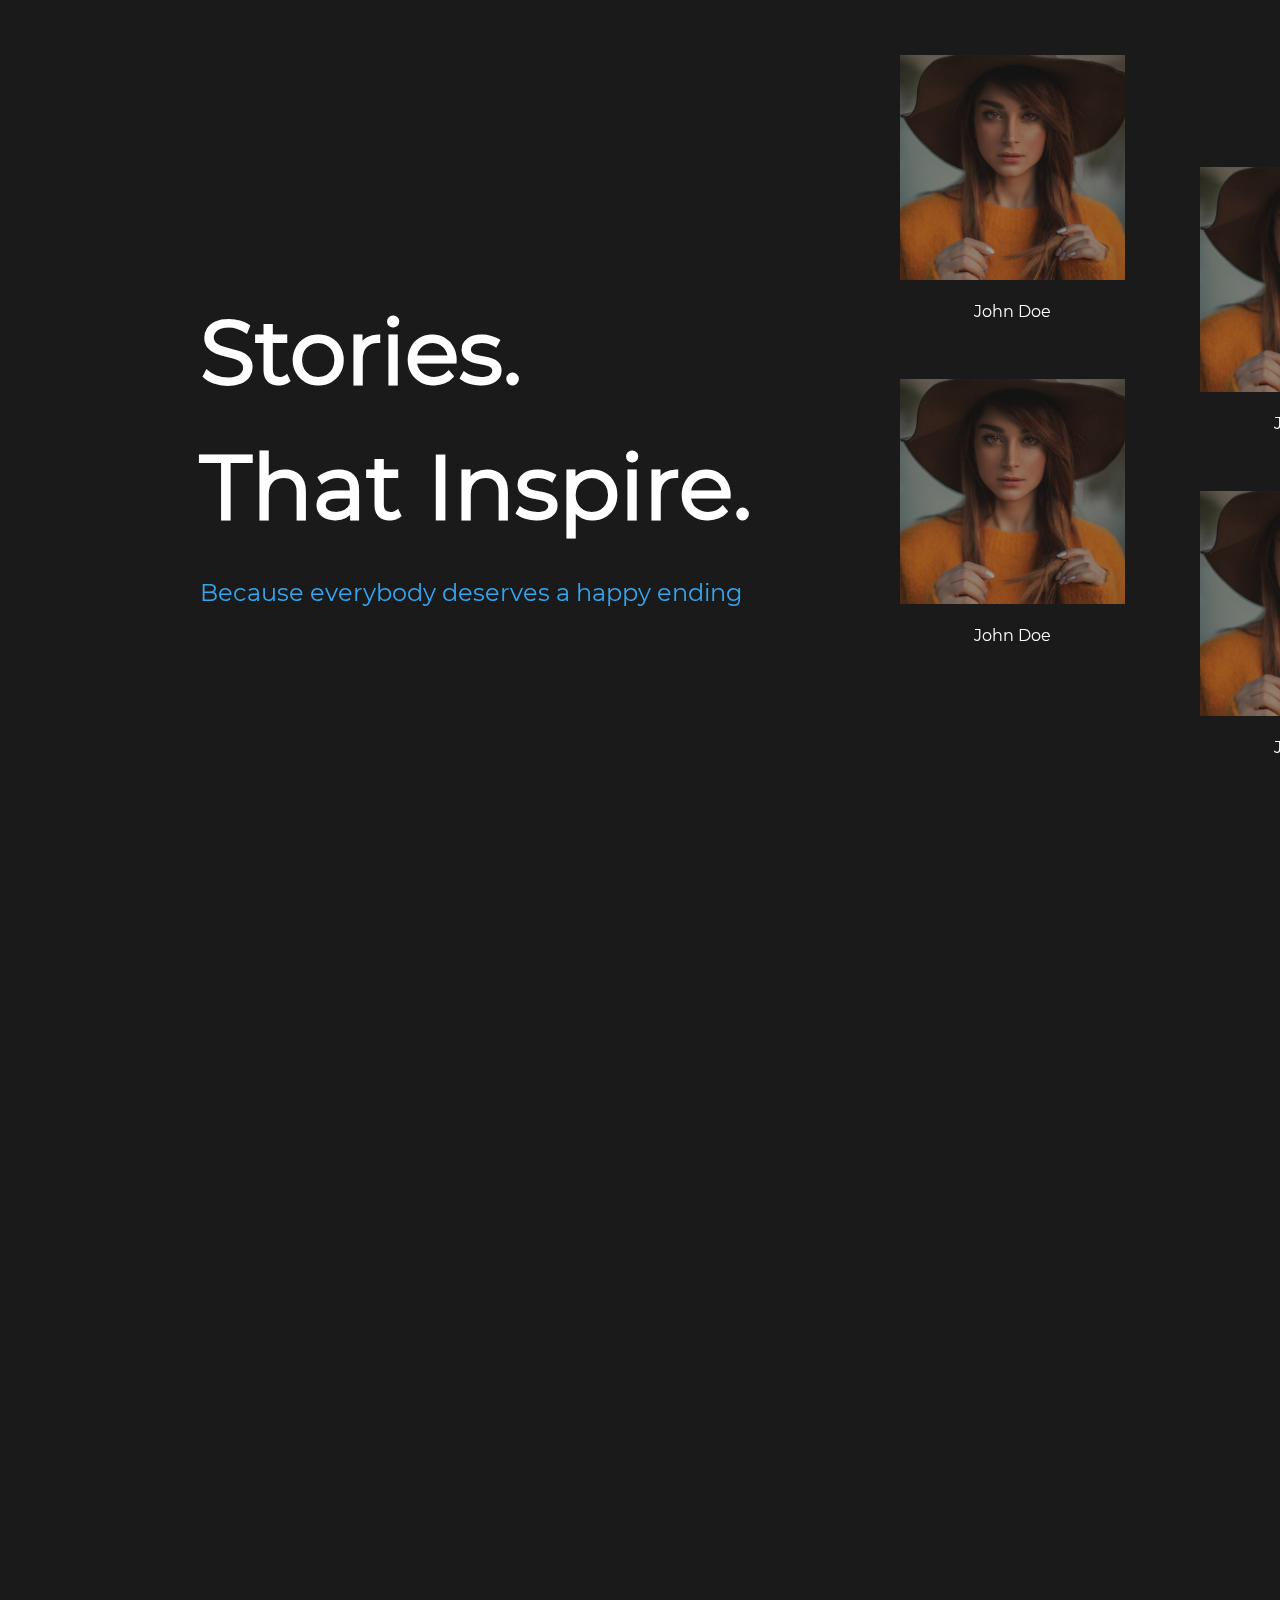
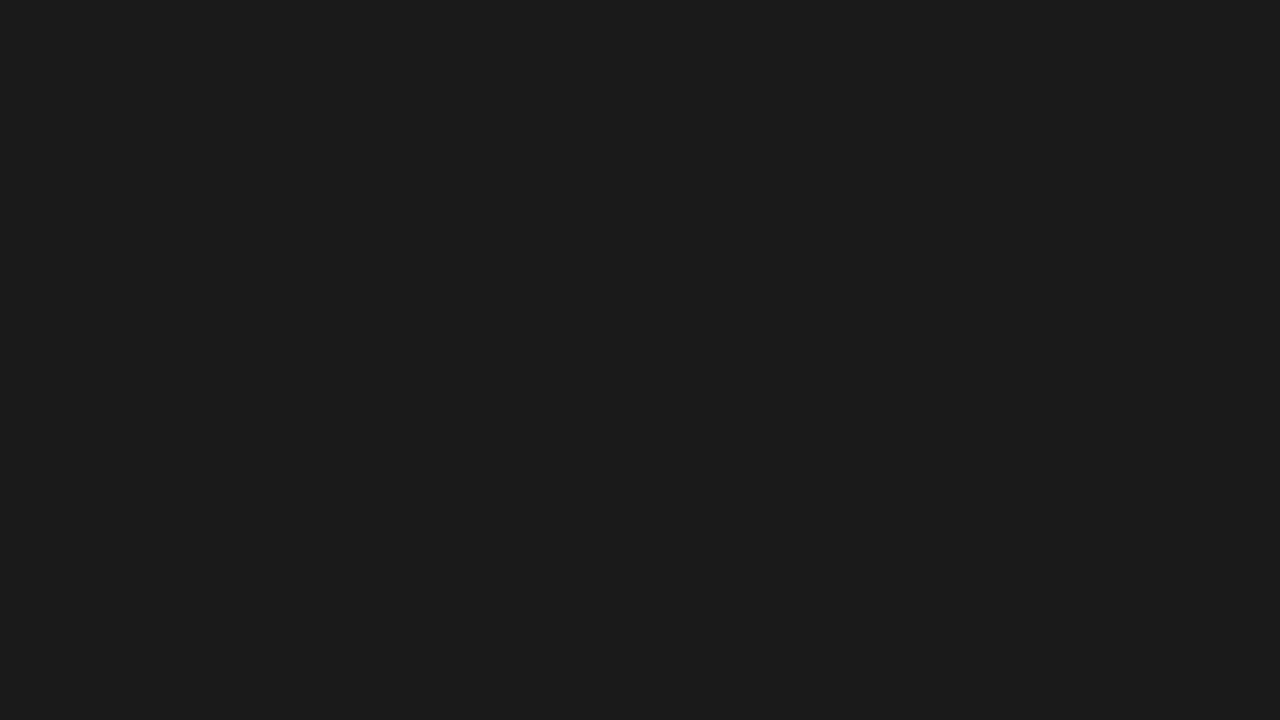
<file: index.html>
<!DOCTYPE html>
<html lang="en">
<head>
    <meta charset="UTF-8">
    <meta name="viewport" content="width=device-width, initial-scale=1">
    <title>Stories</title>

    <link rel="stylesheet" href="">
    <link rel="stylesheet" href="assets/plugins/bootstrap4/css/bootstrap.min.css">
    <link rel="stylesheet" href="assets/css/theme.css">
    <link rel="stylesheet" href="assets/css/custom.css">
    <link rel="stylesheet" href="assets/css/home.css">

</head>
<body class="bg-dark text-white">

<main class="the-left-scrolling-bar-container">
    <main class="the-left-scrolling-bar">
        <div class="the-tagline">
            <p>Stories.</p>
            <p>That Inspire.</p>
            <h4 class="color-primary mt-lg-4">Because everybody deserves a happy ending</h4>
        </div>
        <div class="stories">

            <div class="column">
                <div class="person">
                    <a href = "stories.html">
                        <div class="person-image">
                            <img src="assets/images/dp.jpg" alt=" " >
                        </div>
                        <p>John Doe</p>
                    </a>
                </div>
                <div class="person">
                    <a href = "stories.html">
                        <div class="person-image">
                            <img src="assets/images/dp.jpg" alt=" " >
                        </div>
                        <p>John Doe</p>
                    </a>
                </div>
            </div>

            <div class="column">
                <div class="person">
                    <a href = "stories.html">
                        <div class="person-image">
                            <img src="assets/images/dp.jpg" alt=" " >
                        </div>
                        <p>John Doe</p>
                    </a>
                </div>
                <div class="person">
                    <a href = "stories.html">
                        <div class="person-image">
                            <img src="assets/images/dp.jpg" alt=" " >
                        </div>
                        <p>John Doe</p>
                    </a>
                </div>
            </div>

            <div class="column">
                <div class="person">
                    <a href = "stories.html">
                        <div class="person-image">
                            <img src="assets/images/dp.jpg" alt=" " >
                        </div>
                        <p>John Doe</p>
                    </a>
                </div>
                <div class="person">
                    <a href = "stories.html">
                        <div class="person-image">
                            <img src="assets/images/dp.jpg" alt=" " >
                        </div>
                        <p>John Doe</p>
                    </a>
                </div>
            </div>

            <div class="column">
                <div class="person">
                    <a href = "stories.html">
                        <div class="person-image">
                            <img src="assets/images/dp.jpg" alt=" " >
                        </div>
                        <p>John Doe</p>
                    </a>
                </div>
                <div class="person">
                    <a href = "stories.html">
                        <div class="person-image">
                            <img src="assets/images/dp.jpg" alt=" " >
                        </div>
                        <p>John Doe</p>
                    </a>
                </div>
            </div>

            <div class="column">
                <div class="person">
                    <a href = "stories.html">
                        <div class="person-image">
                            <img src="assets/images/dp.jpg" alt=" " >
                        </div>
                        <p>John Doe</p>
                    </a>
                </div>
                <div class="person">
                    <a href = "stories.html">
                        <div class="person-image">
                            <img src="assets/images/dp.jpg" alt=" " >
                        </div>
                        <p>John Doe</p>
                    </a>
                </div>
            </div>

            <div class="column">
                <div class="person">
                    <a href = "stories.html">
                        <div class="person-image">
                            <img src="assets/images/dp.jpg" alt=" " >
                        </div>
                        <p>John Doe</p>
                    </a>
                </div>
                <div class="person">
                    <a href = "stories.html">
                        <div class="person-image">
                            <img src="assets/images/dp.jpg" alt=" " >
                        </div>
                        <p>John Doe</p>
                    </a>
                </div>
            </div>

        </div>
    </main>
</main>


<script src="assets/plugins/jquery/jquery.min.js"></script>
<script src="assets/js/custom.js"></script>
<script src="assets/js/home.js"></script>
</body>
</html>
</file>
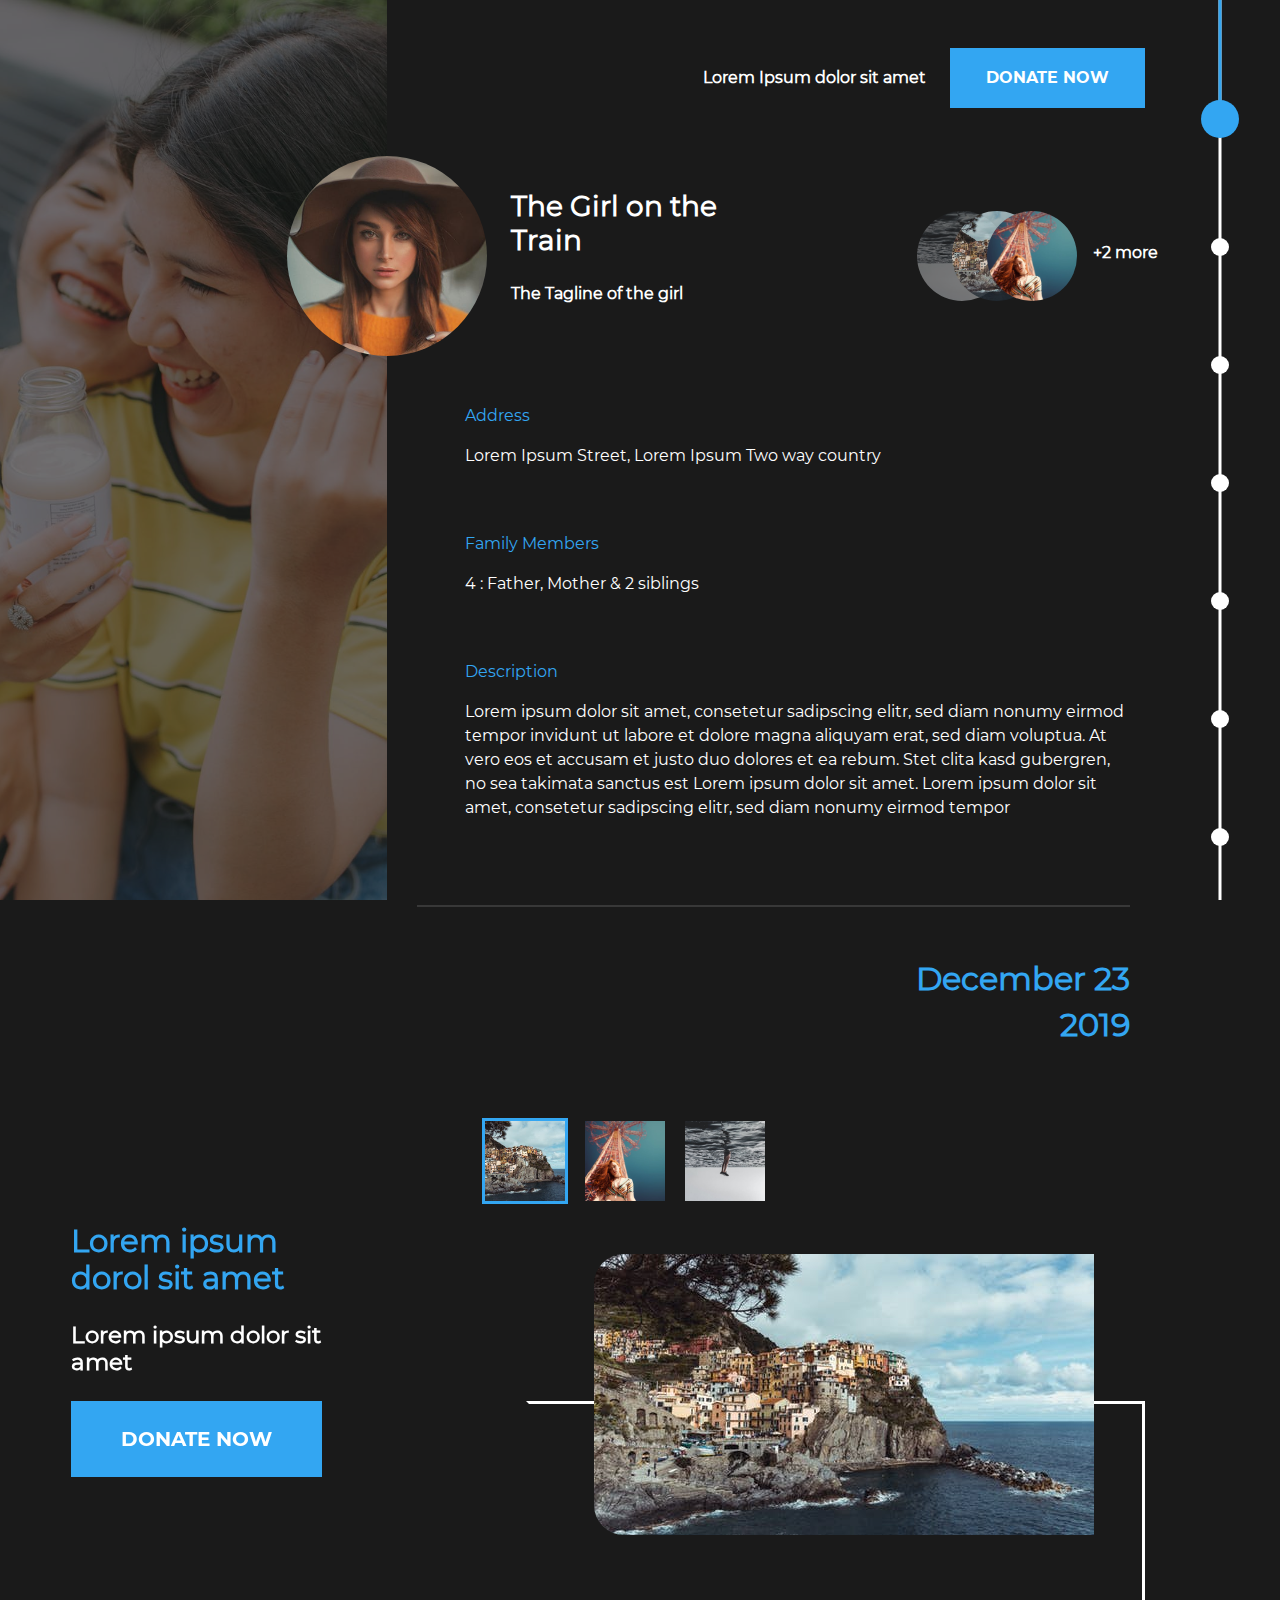
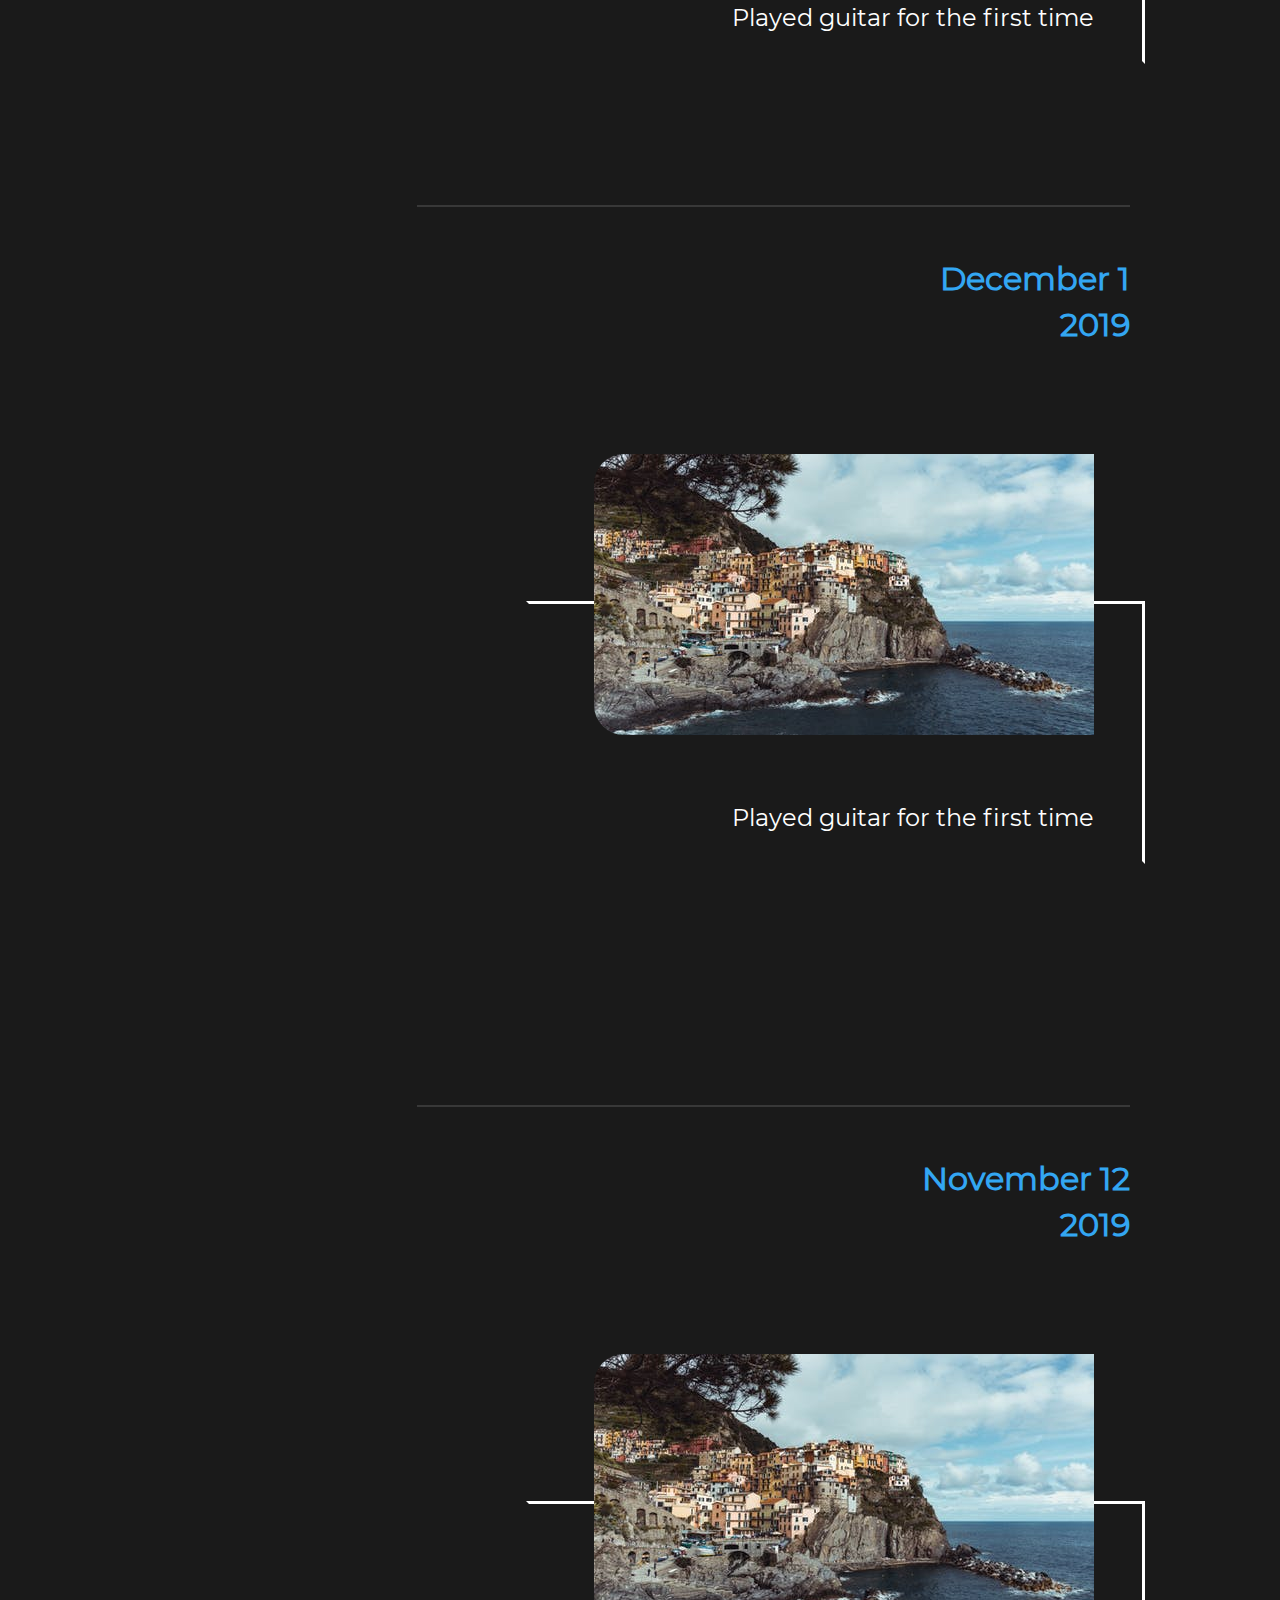
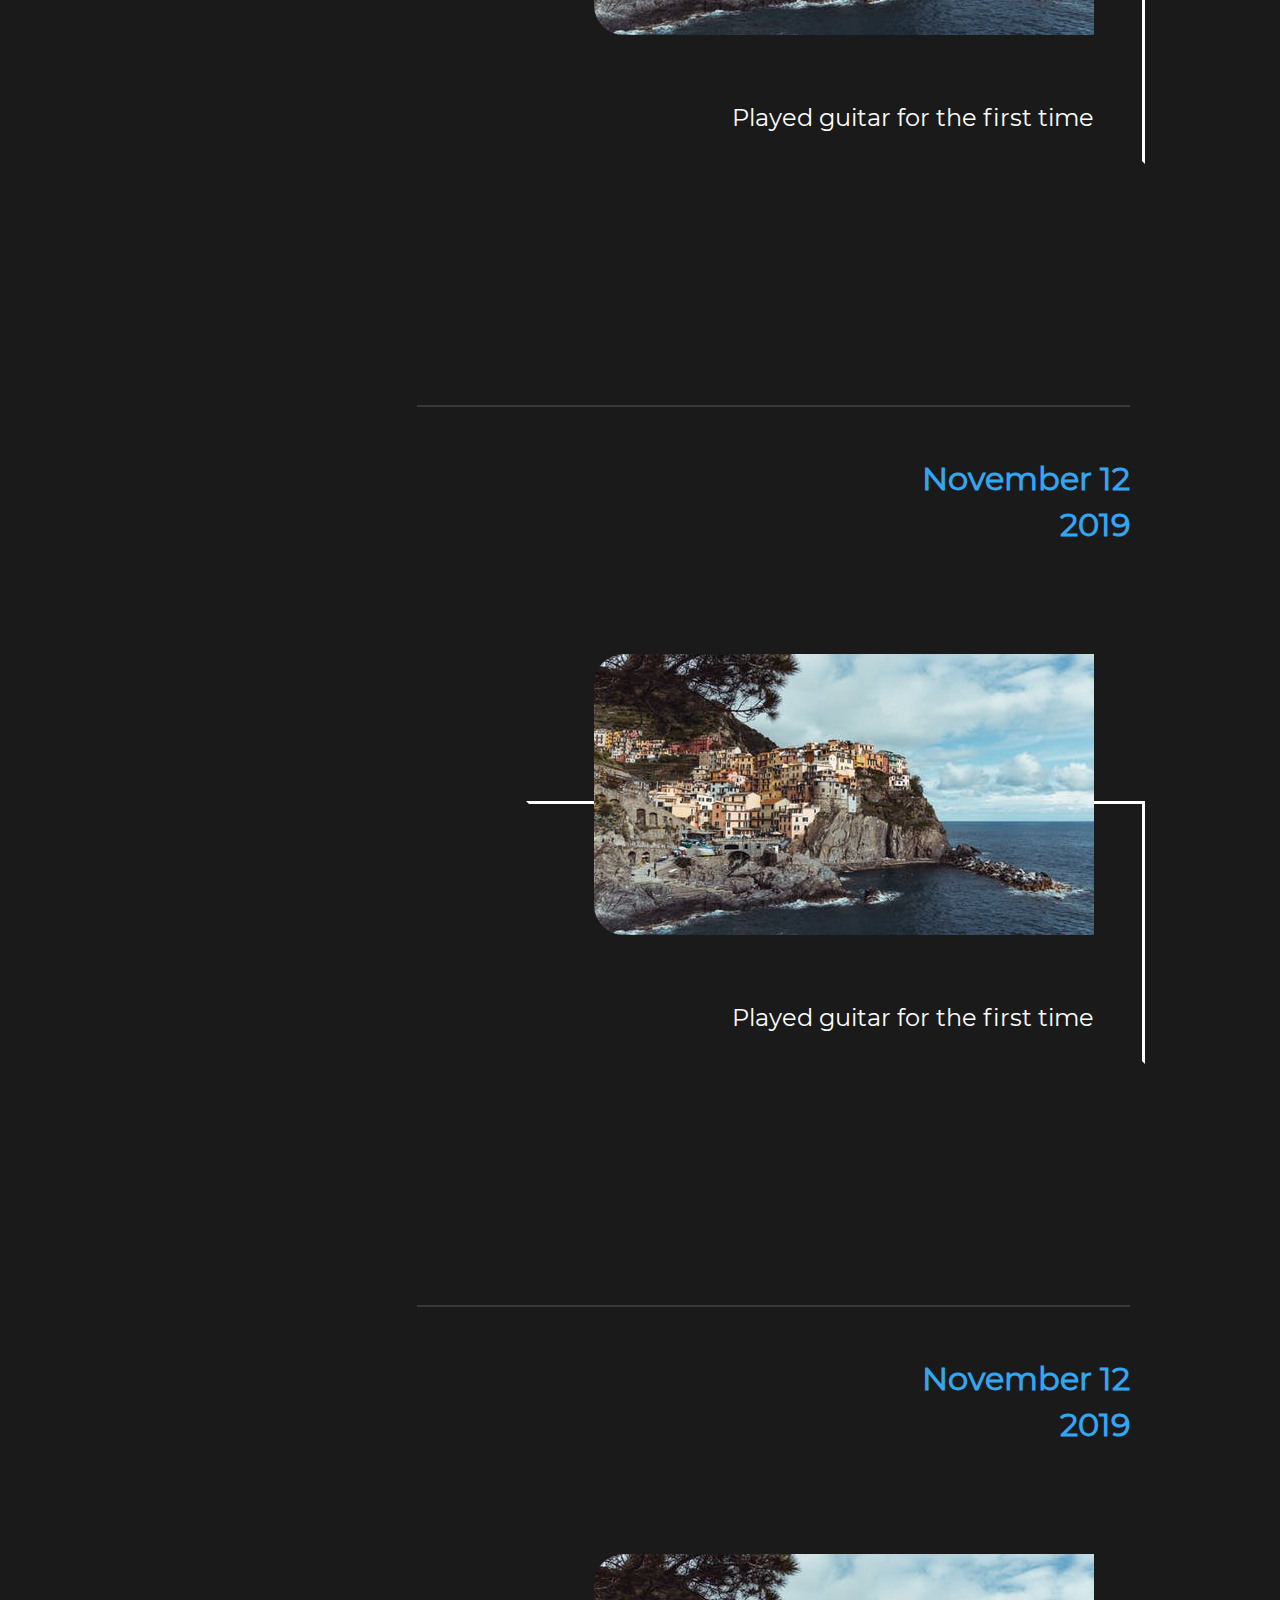
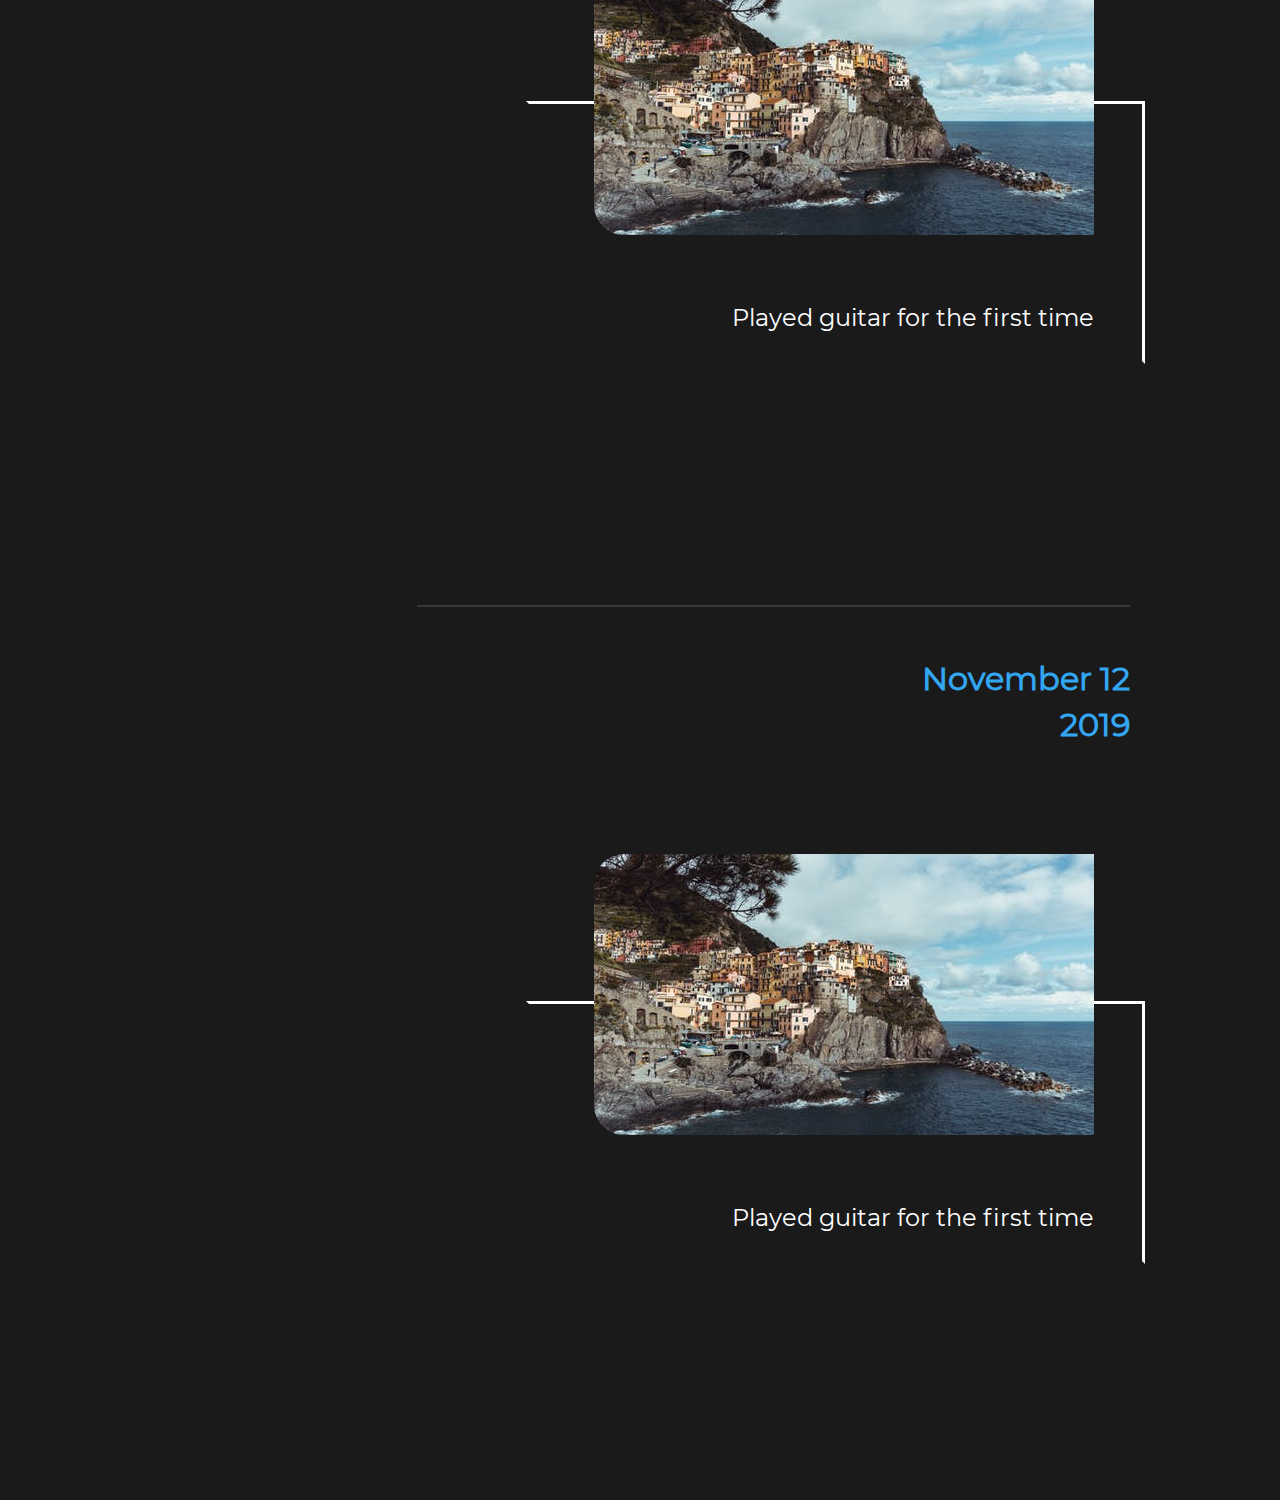
<file: stories.html>
<!DOCTYPE html>
<html lang="en">
<head>
    <meta charset="UTF-8">
    <meta name="viewport" content="width=device-width, initial-scale=1">
    <title>Stories</title>
    <link rel="stylesheet" href="">
    <link rel="stylesheet" href="assets/plugins/bootstrap4/css/bootstrap.min.css">
    <link rel="stylesheet" href="assets/css/theme.css">
    <link rel="stylesheet" href="assets/css/custom.css">
    <link rel="stylesheet" href="assets/css/stories.css">

</head>
<body class="bg-dark text-white">

<aside class="timeline">

    <!--White bar-->
    <section class="bar white-bar"></section>
    <!--Filled bar-->
    <section class="bar complete"></section>

    <!--Mandatory Profile circle-->
    <div class="event-circle active"></div>

    <!--Event circles-->
    <div class="event-circle"></div>
    <div class="event-circle"></div>
    <div class="event-circle"></div>
    <div class="event-circle"></div>
    <div class="event-circle"></div>
    <div class="event-circle"></div>
</aside>

<main class="screen">
    <article class="container-fluid">
        <div class="row story align-items-stretch">
            <div class="col-lg-4 cover-image px-0">
                <img alt="" src="assets/images/cover-image.jpg">
            </div>
            <div class="col-lg-8">
                <section class="color-white">
                    <aside class="py-5 d-lg-flex d-none justify-content-end align-items-center">
                        <span class="mr-lg-4 mb-lg-0 mb-4 fw-600">Lorem Ipsum dolor sit amet</span>
                        <button class="button-box button-box-primary">donate now</button>
                    </aside>
                </section>
                <section class="row justify-content-between align-items-center">
                    <div class="overlapping col-lg-8">
                        <div class="row align-items-center pl-lg-0 pl-3">
                            <div class="profile-image">
                                <img src="assets/images/dp.jpg" alt=" ">
                            </div>
                            <div class="pl-lg-4 col-12 col-lg py-lg-0 py-3">
                                <h3 class="fw-600">The Girl on the Train</h3>
                                <p class="fw-600 mt-4">The Tagline of the girl</p>
                            </div>
                        </div>
                    </div>
                    <div class="more-pictures-container col-lg">
                        <div class="more-pictures">
                            <img src="assets/images/more1.jpg" alt=" ">
                            <img src="assets/images/more2.jpg" alt=" ">
                            <img src="assets/images/more3.jpg" alt=" ">
                            <p class="fw-600"> +2 more </p>
                        </div>
                    </div>
                </section>
                <section class="container">
                    <div class="row details pl-lg-5 align-content-start">
                        <div class="col-12 mt-5">
                            <p class="color-primary">Address</p>
                            <p>Lorem Ipsum Street, Lorem Ipsum Two way country</p>
                        </div>
                        <div class="col-12 mt-5">
                            <p class="color-primary">Family Members</p>
                            <p>4 : Father, Mother & 2 siblings</p>
                        </div>
                        <div class="col-12 mt-5">
                            <p class="color-primary">Description</p>
                            <p>
                                Lorem ipsum dolor sit amet, consetetur sadipscing elitr, sed diam nonumy eirmod tempor invidunt ut labore et dolore magna aliquyam erat, sed diam voluptua. At vero eos et accusam et justo duo dolores et ea rebum. Stet clita kasd gubergren, no sea takimata sanctus est Lorem ipsum dolor sit amet. Lorem ipsum dolor sit amet, consetetur sadipscing elitr, sed diam nonumy eirmod tempor
                            </p>
                        </div>
                    </div>
                </section>
            </div>
        </div>
    </article>
</main>

<aside class="donate-sm bg-dark d-lg-none">
    <div class="row align-items-center p-3 ">
        <div class="col-12">
            <h5 class="color-primary fw-700">Lorem ipsum dorol sit amet</h5>
            <p class="mt-3 fw-500">Lorem ipsum dolor sit amet</p>
        </div>
        <div class="col">
            <button class="button-box button-box-primary">donate now</button>
        </div>
    </div>
</aside>

<aside class="donate-lg d-none d-lg-block">
    <div class="row vh-100 align-items-center">
        <div class="col-10 px-5 container">
            <h2 class="color-primary fw-600">Lorem ipsum dorol sit amet</h2>
            <h4 class="my-4 fw-600">Lorem ipsum dolor sit amet</h4>
            <button class="button-box button-box-primary button-box-big">donate now</button>
        </div>
    </div>
</aside>

<main class="screen">
    <article class="container-fluid">
        <div class="row story align-items-stretch">
            <div class="offset-lg-4 col-lg-8">
                <aside class="container">
                    <section class="story-divider"></section>
                    <section class="text-right color-primary py-5">
                        <h2 class="fw-600">December 23</h2>
                        <h2 class="fw-600">2019</h2>
                    </section>

                    <section class="gallery ml-lg-5">
                        <img src="assets/images/more2.jpg" alt=" " class="active">
                        <img src="assets/images/more3.jpg" alt=" ">
                        <img src="assets/images/more1.jpg" alt=" ">
                    </section>

                    <section class="row">
                        <div class="event col-lg-10 offset-lg-2">
                            <div class="event-image mx-5">
                                <img src="assets/images/more2.jpg" alt=" ">
                            </div>
                            <div class="event-text mx-5 text-right">
                                <h4>Played guitar for the first time</h4>
                            </div>
                        </div>
                    </section>
                </aside>
            </div>
        </div>
    </article>
</main>


<main class="screen">
    <article class="container-fluid">
        <div class="row story align-items-stretch">
            <div class="offset-lg-4 col-lg-8">
                <aside class="container">
                    <section class="story-divider"></section>
                    <section class="text-right color-primary py-5">
                        <h2 class="fw-600">December 1</h2>
                        <h2 class="fw-600">2019</h2>
                    </section>

                    <section class="row">
                        <div class="event col-lg-10 offset-lg-2">
                            <div class="event-image mx-5">
                                <img src="assets/images/more2.jpg" alt=" ">
                            </div>
                            <div class="event-text mx-5 text-right">
                                <h4>Played guitar for the first time</h4>
                            </div>
                        </div>
                    </section>
                </aside>
            </div>
        </div>
    </article>
</main>

<main class="screen">
    <article class="container-fluid">
        <div class="row story align-items-stretch">
            <div class="offset-lg-4 col-lg-8">
                <aside class="container">
                    <section class="story-divider"></section>
                    <section class="text-right color-primary py-5">
                        <h2 class="fw-600">November 12</h2>
                        <h2 class="fw-600">2019</h2>
                    </section>

                    <section class="row">
                        <div class="event col-lg-10 offset-lg-2">
                            <div class="event-image mx-5">
                                <img src="assets/images/more2.jpg" alt=" ">
                            </div>
                            <div class="event-text mx-5 text-right">
                                <h4>Played guitar for the first time</h4>
                            </div>
                        </div>
                    </section>
                </aside>
            </div>
        </div>
    </article>
</main>

<main class="screen">
    <article class="container-fluid">
        <div class="row story align-items-stretch">
            <div class="offset-lg-4 col-lg-8">
                <aside class="container">
                    <section class="story-divider"></section>
                    <section class="text-right color-primary py-5">
                        <h2 class="fw-600">November 12</h2>
                        <h2 class="fw-600">2019</h2>
                    </section>

                    <section class="row">
                        <div class="event col-lg-10 offset-lg-2">
                            <div class="event-image mx-5">
                                <img src="assets/images/more2.jpg" alt=" ">
                            </div>
                            <div class="event-text mx-5 text-right">
                                <h4>Played guitar for the first time</h4>
                            </div>
                        </div>
                    </section>
                </aside>
            </div>
        </div>
    </article>
</main>

<main class="screen">
    <article class="container-fluid">
        <div class="row story align-items-stretch">
            <div class="offset-lg-4 col-lg-8">
                <aside class="container">
                    <section class="story-divider"></section>
                    <section class="text-right color-primary py-5">
                        <h2 class="fw-600">November 12</h2>
                        <h2 class="fw-600">2019</h2>
                    </section>

                    <section class="row">
                        <div class="event col-lg-10 offset-lg-2">
                            <div class="event-image mx-5">
                                <img src="assets/images/more2.jpg" alt=" ">
                            </div>
                            <div class="event-text mx-5 text-right">
                                <h4>Played guitar for the first time</h4>
                            </div>
                        </div>
                    </section>
                </aside>
            </div>
        </div>
    </article>
</main>

<main class="screen">
    <article class="container-fluid">
        <div class="row story align-items-stretch">
            <div class="offset-lg-4 col-lg-8">
                <aside class="container">
                    <section class="story-divider"></section>
                    <section class="text-right color-primary py-5">
                        <h2 class="fw-600">November 12</h2>
                        <h2 class="fw-600">2019</h2>
                    </section>

                    <section class="row">
                        <div class="event col-lg-10 offset-lg-2">
                            <div class="event-image mx-5">
                                <img src="assets/images/more2.jpg" alt=" ">
                            </div>
                            <div class="event-text mx-5 text-right">
                                <h4>Played guitar for the first time</h4>
                            </div>
                        </div>
                    </section>
                </aside>
            </div>
        </div>
    </article>
</main>
<!--<div class="modal" id="myModal" tabindex="-1" role="dialog">-->
<!--    <div class="modal-dialog modal-dialog-centered color-primary" role="document">-->
<!--        <div class="modal-content">-->
<!--            <div class="modal-header">-->
<!--                <h5 class="modal-title fw-600">Photos</h5>-->
<!--                <button type="button" class="close" data-dismiss="modal" aria-label="Close">-->
<!--                    <span aria-hidden="true">&times;</span>-->
<!--                </button>-->
<!--            </div>-->
<!--            <div class="modal-body container-fluid">-->
<!--                <div class="row justify-content-start all-pictures ">-->
<!--                    <div class="col holder py-3"> <img src="assets/images/more2.jpg" alt=" "> </div>-->
<!--                    <div class="col holder py-3"> <img src="assets/images/more2.jpg" alt=" "> </div>-->
<!--                    <div class="col holder py-3"> <img src="assets/images/more2.jpg" alt=" "> </div>-->
<!--                </div>-->
<!--            </div>-->
<!--        </div>-->
<!--    </div>-->
<!--</div>-->


<script src="assets/plugins/jquery/jquery.min.js"></script>
<script src="assets/plugins/bootstrap4/js/bootstrap.min.js"></script>
<script src="assets/plugins/TweenMax/TweenMax.min.js"></script>
<script src="assets/js/custom.js"></script>
<script src="assets/js/timeline.js"></script>
<script src="assets/js/stories.js"></script>
</body>
</html>
</file>
<file: assets/css/theme.css>
@font-face {
    src: url("../fonts/Montserrat-Regular.ttf");
    font-family: FontRegular;
}
@font-face {
    src: url("../fonts/Montserrat-Medium.ttf");
    font-family: FontMedium;
}
@font-face {
    src: url("../fonts/Montserrat-SemiBold.ttf");
    font-family: FontSemiBold;
}
@font-face {
    src: url("../fonts/Montserrat-Bold.ttf");
    font-family: FontBold;
}

body { font-family: FontRegular; }

.bg-primary{ background-color: #33A6F2 !important;}
.bg-dark{ background-color: #1A1A1A !important;}
.bg-white{ background-color: #FFFFFF !important;}

.color-primary{ color: #33A6F2 !important;}
.color-dark{ color: #1A1A1A !important;}
.color-white{ color: #FFFFFF !important;}
</file>
<file: assets/css/custom.css>
body::-webkit-scrollbar { width: 8px; }
body::-webkit-scrollbar-track { background: transparent; }
body::-webkit-scrollbar-thumb { background: rgba(255,255,255,0.2); border-radius: 10px; }

.fw-400 { font-weight: 400; }
.fw-500 { font-weight: 500; }
.fw-600 { font-weight: 600; }
.fw-700 { font-weight: 700; }

.button-box{
    border: none;
    border-radius: 0;
    text-transform: uppercase;
    font-family: FontBold;
    font-size: 16px;
    padding: 18px 36px;
}
.button-box-primary{
    background-color: #33A6F2;
    color: #FFFFFF;
}
.button-box-big{
    font-size: 20px !important;
    padding: 23px 50px !important;
}
</file>
<file: assets/css/home.css>
.the-left-scrolling-bar-container{
    position: fixed;
    top: 0;
    left: 0;
    height: 100vh;
    width: 100%;
    overflow: hidden;
}
.the-left-scrolling-bar{
    position: relative;
    height: 100vh;
    display: flex;
    flex-wrap: nowrap;
}

.the-tagline {
    min-width: 700px;
    margin-left: 200px;
    align-self: center;
}
.the-tagline p{
    margin-bottom: 0;
    font-size: 90px;
    font-weight: 700;
}

.stories{
    align-self: center;
    display: flex;
}
.stories .column{
    min-width: 225px;
    max-width: 225px;
    margin-right: 75px;
    position: relative;
}
.stories .column .person:last-child{
    margin-top: 55px;
}
.stories .column .person .person-image img{
    width: 100%;
    height: 225px;
    object-fit: cover;
    margin-bottom: 20px;
    filter: brightness(70%);
    transition: all 0.3s ease-out;
}
.stories .column .person p{
    text-align: center;
    color: white !important;
}
.stories .column a:hover {
    text-decoration: none !important;
}
.stories .column a:hover .person-image img{
    transition: all 0.3s ease-out;
    box-shadow: 0 0 150px #33A6F2;
    filter: brightness(120%);
}

@media only screen and (max-width: 992px) {
    .the-left-scrolling-bar-container{
    position: static;
    height: auto;
    overflow: visible;
    }
    .the-left-scrolling-bar {
        flex-direction: column;
    }

    .the-tagline {
        min-width: 100%;
        max-width: 100%;
        margin-left: 0;
        padding: 150px 8px;
        align-self: flex-start;
        text-align: center;
    }
    .the-tagline p {
        font-size: 44px;
    }
    .the-tagline h4 {
        font-size: 20px;
        margin-top: 30px;
    }
    .stories {
        flex-direction: column;
    }
    .stories .column {
        align-self: center;
        margin: 55px auto 0 auto;
        position: static;
    }
}
</file>
<file: assets/css/stories.css>
.screen{
    min-height: 100vh;
    height: auto;
}
.timeline{
    position: fixed;
    top: 0;
    right: 0;
    bottom: 0;
    width: 120px;
    z-index: 89;
    overflow: hidden;
    transition: all 200ms ease-in-out;
    cursor: grab;

}
.timeline .bar {
    position: absolute;
    width: 3px;
    top:0;
    left: 50%;
    background-color: white;
    z-index: -1;
    transform: translateX(-50%);
}
.timeline .bar.complete {
    background-color: #33A6F2;
    height: 100px;
}
.timeline .event-circle {
    height: 18px;
    width: 18px;
    border-radius: 50%;
    transition: all 0.4s ease-in-out;
    cursor: pointer;
    background-color: white;
    margin: 100px auto;
}
.timeline .event-circle.active {
    height: 38px;
    width: 38px;
    background-color: #33A6F2;
}
.timeline .event-circle.complete {
    background-color: #33A6F2 !important;
}
.story{
    width: calc(100% - 90px);
    min-width: calc(100% - 90px);
    max-width: calc(100% - 90px);
}
.cover-image {
    height: 100vh;
}
.cover-image img{
    width: 100%;
    object-fit: cover;
    height: 100%;
    opacity: 0.4;
}

.story-divider{
    margin: 5px 0;
    border-bottom: 2px solid #FFFFFF22 ;
}

.overlapping{
    position: relative;
    left: -100px;
}
.profile-image {
    border-radius: 50%;
    overflow: hidden;
    height: 200px;
    width: 200px;
}
.profile-image img{
    object-fit: cover;
    max-width: 100%;
}
.more-pictures-container{
    height: 90px;
}
.more-pictures{
    position: relative;
    cursor: pointer;
}
.more-pictures p{
    position: relative;
    margin-left: 160px;
    top:30px;
    left: 16px;
}
.more-pictures img{
    position: absolute;
    height: 90px;
    width: 90px;
    left: 0;
    object-fit: cover;
    border-radius: 50%;
    opacity: 0.5;
}
.more-pictures img:nth-child(2){
    left: 35px;
    opacity: 0.8;
}
.more-pictures img:nth-child(3){
    left: 70px;
    opacity: 1;
}
.details{
    font-weight: 500;
}
.donate-lg {
    position: fixed;
    left:0;
    width: 33%;
}
.donate-lg h2{
    font-size: 31px;
}
.donate-lg h4{
    font-size: 23px;
}

.donate-sm {
    position: fixed;
    bottom: 0;
    width: 100%;
    left: 0;
    z-index: 99;
    box-shadow: 0 -5px 15px #FFFFFF34;
}

.gallery {
    display: flex;
    flex-wrap: wrap;
}
.gallery img {
    height: 80px;
    min-width: 80px;
    max-width: 80px;
    margin: 20px 0 0 20px;
    object-fit: cover;
    cursor: pointer;
}

.gallery img.active {
    outline : 3px solid #33A6F2;
}

.event {
    margin-top: 200px;
    padding: 200px 0 20px 0;
    border:  3px solid white;
    border-bottom-color: transparent;
    border-left-color: transparent;
}

.event .event-image {
    position: absolute;
    right: 0;
    height: 300px;
    top: -150px;
}
.event .event-image img{
    max-height: 100%;
    border-radius: 30px 0 0 30px;
}

.all-pictures .holder img{
    width: 100px;
}

@media only screen and (max-width: 992px) {
    .screen{
        min-height: 100vh;
        height: auto;
    }
    .timeline{
        width: 60px;
    }
    .timeline .event-circle {
        height: 13px;
        width: 13px;
        margin: 50px auto;
    }

    .timeline .event-circle.active {
        height: 24px;
        width: 24px;
    }
    .timeline .bar.complete {
        height: 50px;
    }
    .story{
        width: calc(100% - 30px);
        min-width: calc(100% - 30px);
        max-width: calc(100% - 30px);
    }
    .cover-image{
        max-height: 40vh;
    }
    .cover-image img {
        border-radius: 0 30px 30px 0;
    }
    .profile-image{
        height: 100px;
        width: 100px;
    }
    .overlapping{
        left: 0;
        top: -50px;
    }
    .event .event-image img{
        height: 100%;
        width: 100%;
        object-fit: cover;
        border-radius: 0 30px 30px 0;
    }
}
</file>
